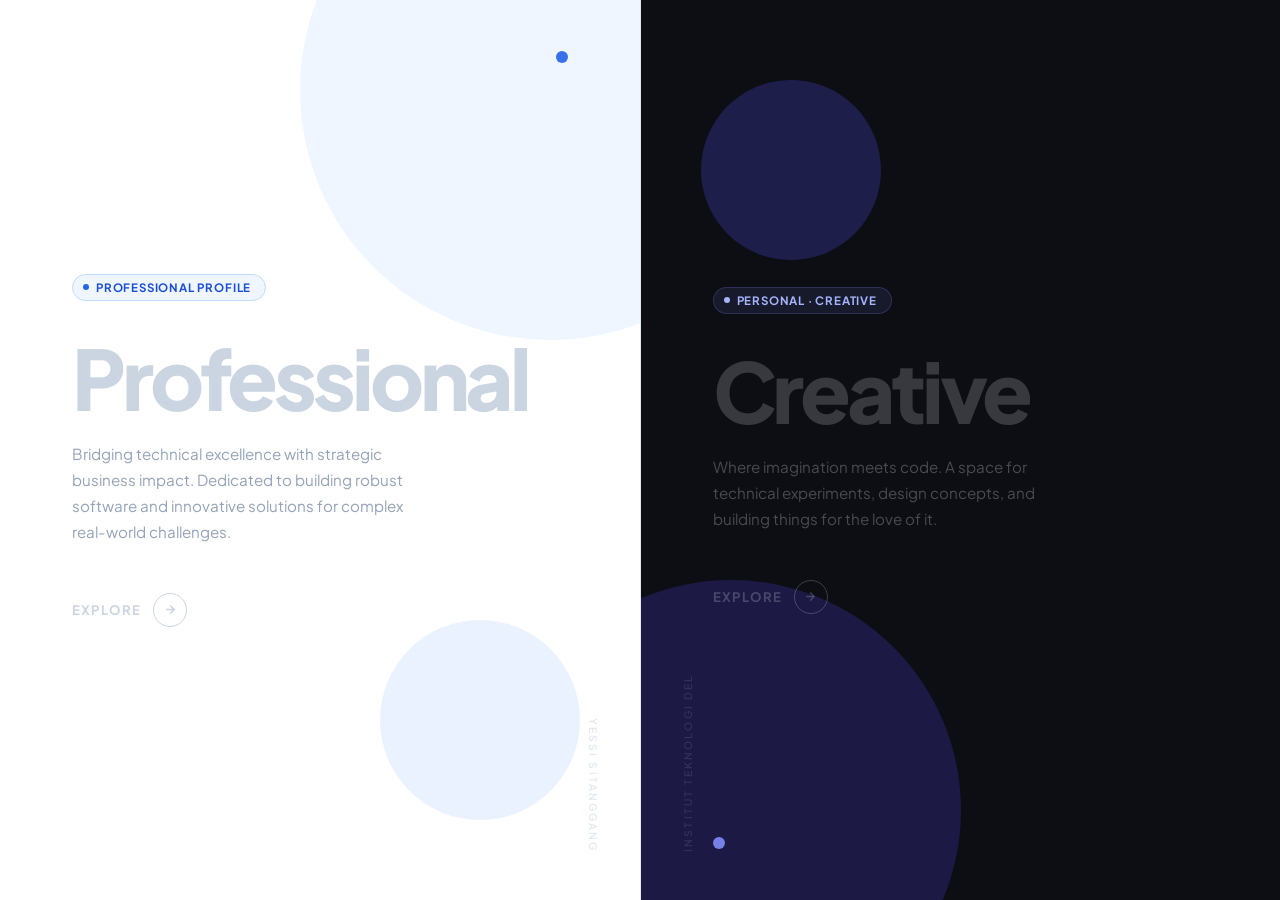
<file: index.html>
<!DOCTYPE html>
<html lang="id">
<head>
    <meta charset="UTF-8">
    <meta name="viewport" content="width=device-width, initial-scale=1.0">
    <title>Yessi Sitanggang</title>
    <link href="https://fonts.googleapis.com/css2?family=Plus+Jakarta+Sans:wght@300;400;500;600;700;800&display=swap" rel="stylesheet">
    <style>
        * { box-sizing: border-box; margin: 0; padding: 0; }

        html, body {
            width: 100%; height: 100dvh;
            overflow: hidden;
            font-family: 'Plus Jakarta Sans', sans-serif;
        }

        /* ─── LAYOUT ─── */
        .container {
            display: flex;
            width: 100vw;
            height: 100dvh;
        }

        .side {
            flex: 1;
            position: relative;
            display: flex;
            align-items: center;
            justify-content: flex-start;
            padding: 5rem 4.5rem;
            overflow: hidden;
            text-decoration: none;
            transition: flex 0.7s cubic-bezier(0.22, 1, 0.36, 1);
            cursor: pointer;
        }

        .side:hover { flex: 1.4; }

        /* ─── LEFT: WHITE / PROFESSIONAL ─── */
        .side-pro {
            background: #ffffff;
            border-right: 1px solid #e2e8f0;
        }

        /* ─── RIGHT: NEAR-BLACK / CREATIVE ─── */
        .side-cre {
            background: #0c0e14;
        }

        /* ─── DECORATIVE SHAPES (subtle geometry) ─── */
        .shape {
            position: absolute;
            border-radius: 50%;
            pointer-events: none;
            transition: transform 0.9s cubic-bezier(0.22, 1, 0.36, 1), opacity 0.7s ease;
            z-index: 0;
        }

        /* Pro shapes — blue/slate tones on white */
        .pro-circle-1 {
            width: 500px; height: 500px;
            background: #eff6ff;
            top: -160px; right: -160px;
            opacity: 0.9;
        }
        .pro-circle-2 {
            width: 200px; height: 200px;
            background: #dbeafe;
            bottom: 80px; right: 60px;
            opacity: 0.6;
        }
        .pro-dot {
            width: 12px; height: 12px;
            background: #2563eb;
            top: 3.2rem; right: 4.5rem;
            border-radius: 50%;
            opacity: 0.9;
        }

        .side-pro:hover .pro-circle-1 { transform: scale(1.12) translate(20px, -20px); }
        .side-pro:hover .pro-circle-2 { transform: scale(1.3); opacity: 1; }

        /* Creative shapes — indigo/violet tones on dark */
        .cre-circle-1 {
            width: 460px; height: 460px;
            background: #1e1b4b;
            bottom: -140px; left: -140px;
            opacity: 0.9;
        }
        .cre-circle-2 {
            width: 180px; height: 180px;
            background: #312e81;
            top: 80px; left: 60px;
            opacity: 0.5;
        }
        .cre-dot {
            width: 12px; height: 12px;
            background: #818cf8;
            bottom: 3.2rem; left: 4.5rem;
            border-radius: 50%;
            opacity: 0.9;
        }

        .side-cre:hover .cre-circle-1 { transform: scale(1.12) translate(-20px, 20px); }
        .side-cre:hover .cre-circle-2 { transform: scale(1.3); opacity: 0.8; }

        /* ─── CONTENT ─── */
        .content {
            position: relative;
            z-index: 2;
        }

        /* BADGE */
        .badge {
            display: inline-flex;
            align-items: center;
            gap: 7px;
            padding: 5px 14px 5px 10px;
            border-radius: 999px;
            font-size: 0.72rem;
            font-weight: 700;
            letter-spacing: 0.07em;
            text-transform: uppercase;
            margin-bottom: 2.2rem;
            transition: all 0.5s ease;
        }

        .badge-pro {
            background: #eff6ff;
            color: #1d4ed8;
            border: 1px solid #bfdbfe;
        }
        .side-pro:hover .badge-pro {
            background: #2563eb;
            color: #ffffff;
            border-color: #2563eb;
        }

        .badge-cre {
            background: rgba(129,140,248,0.1);
            color: #a5b4fc;
            border: 1px solid rgba(129,140,248,0.2);
        }
        .side-cre:hover .badge-cre {
            background: #6366f1;
            color: #ffffff;
            border-color: #6366f1;
        }

        .badge-pulse {
            width: 6px; height: 6px;
            border-radius: 50%;
            animation: pulse 2s infinite;
        }
        .badge-pro .badge-pulse { background: #2563eb; }
        .side-pro:hover .badge-pro .badge-pulse { background: #fff; }
        .badge-cre .badge-pulse { background: #a5b4fc; }
        .side-cre:hover .badge-cre .badge-pulse { background: #fff; }

        @keyframes pulse {
            0%, 100% { opacity: 1; transform: scale(1); }
            50% { opacity: 0.5; transform: scale(0.75); }
        }

        /* TITLE */
        .title {
            font-size: clamp(3.8rem, 6.5vw, 6rem);
            font-weight: 800;
            letter-spacing: -0.05em;
            line-height: 1;
            margin-bottom: 1.4rem;
            transition: all 0.7s cubic-bezier(0.22, 1, 0.36, 1);
        }

        .title-pro { color: #cbd5e1; }
        .side-pro:hover .title-pro {
            color: #0f172a;
        }

        .title-cre { color: rgba(255,255,255,0.18); }
        .side-cre:hover .title-cre {
            color: #ffffff;
        }

        /* DESC */
        .desc {
            font-size: 0.95rem;
            line-height: 1.7;
            margin-bottom: 3rem;
            max-width: 340px;
            font-weight: 400;
            transition: color 0.5s ease;
        }

        .desc-pro { color: #94a3b8; }
        .side-pro:hover .desc-pro { color: #475569; }

        .desc-cre { color: rgba(255,255,255,0.25); }
        .side-cre:hover .desc-cre { color: rgba(255,255,255,0.65); }

        /* CTA */
        .cta {
            display: inline-flex;
            align-items: center;
            gap: 12px;
            font-size: 0.82rem;
            font-weight: 700;
            letter-spacing: 0.08em;
            text-transform: uppercase;
            transition: all 0.5s ease;
        }

        .cta-pro { color: #cbd5e1; }
        .side-pro:hover .cta-pro { color: #2563eb; }

        .cta-cre { color: rgba(255,255,255,0.2); }
        .side-cre:hover .cta-cre { color: #a5b4fc; }

        .cta-icon {
            width: 34px; height: 34px;
            border-radius: 50%;
            border: 1.5px solid currentColor;
            display: flex; align-items: center; justify-content: center;
            transition: transform 0.5s cubic-bezier(0.22, 1, 0.36, 1), background 0.4s ease;
        }

        .side-pro:hover .cta-pro .cta-icon {
            transform: translateX(8px);
            background: #2563eb;
            border-color: #2563eb;
            color: #fff;
        }
        .side-cre:hover .cta-cre .cta-icon {
            transform: translateX(8px);
            background: #6366f1;
            border-color: #6366f1;
            color: #fff;
        }

        /* ─── DIM OPPOSITE SIDE ─── */
        .container:has(.side-pro:hover) .side-cre {
            opacity: 0.3;
            filter: grayscale(60%);
            transition: opacity 0.7s ease, filter 0.7s ease;
        }
        .container:has(.side-cre:hover) .side-pro {
            opacity: 0.3;
            filter: grayscale(60%);
            transition: opacity 0.7s ease, filter 0.7s ease;
        }

        /* ─── CENTER MARKER ─── */
        .center-mark {
            position: fixed;
            left: 50%;
            top: 50%;
            transform: translate(-50%, -50%);
            z-index: 10;
            pointer-events: none;
        }

        .center-badge {
            width: 42px; height: 42px;
            border-radius: 50%;
            background: #ffffff;
            border: 1px solid #e2e8f0;
            box-shadow: 0 2px 12px rgba(0,0,0,0.1);
            display: flex; align-items: center; justify-content: center;
            font-size: 0.58rem;
            font-weight: 800;
            letter-spacing: 0.05em;
            color: #334155;
        }

        /* ─── VERTICAL NAME ─── */
        .vertical-name {
            position: absolute;
            bottom: 3rem;
            font-size: 0.65rem;
            font-weight: 600;
            letter-spacing: 0.2em;
            text-transform: uppercase;
            writing-mode: vertical-rl;
            transition: opacity 0.5s ease;
            z-index: 2;
        }

        .vname-pro { right: 2.5rem; color: #e2e8f0; }
        .side-pro:hover .vname-pro { color: #94a3b8; }

        .vname-cre { left: 2.5rem; color: rgba(255,255,255,0.1); writing-mode: vertical-lr; transform: rotate(180deg); }
        .side-cre:hover .vname-cre { color: rgba(255,255,255,0.25); }

        /* ─── RESPONSIVE ─── */
        @media (max-width: 680px) {
            html, body { overflow-y: auto; }
            .container { flex-direction: column; height: auto; }
            .side { flex: none !important; min-height: 52dvh; justify-content: flex-start; padding: 3rem 2.5rem; }
            .center-mark { display: none; }
            .vertical-name { display: none; }
            .title { font-size: 3.5rem; }
            .container:has(.side-pro:hover) .side-cre,
            .container:has(.side-cre:hover) .side-pro { opacity: 1; filter: none; }
        }
    </style>
</head>
<body>

<div class="container">

    <!-- LEFT: PROFESSIONAL -->
    <a href="professional.html" class="side side-pro">
        <div class="shape pro-circle-1"></div>
        <div class="shape pro-circle-2"></div>
        <div class="shape pro-dot"></div>

        <div class="content">
            <div class="badge badge-pro">
                <span class="badge-pulse"></span>
                PROFESSIONAL PROFILE
            </div>
            <h1 class="title title-pro">Professional</h1>
            <p class="desc desc-pro">Bridging technical excellence with strategic business impact. Dedicated to building robust software and innovative solutions for complex real-world challenges.</p>
            <div class="cta cta-pro">
                Explore
                <div class="cta-icon">
                    <svg width="13" height="13" viewBox="0 0 24 24" fill="none" stroke="currentColor" stroke-width="2.5" stroke-linecap="round" stroke-linejoin="round">
                        <path d="M5 12h14M12 5l7 7-7 7"/>
                    </svg>
                </div>
            </div>
        </div>

        <span class="vertical-name vname-pro">Yessi Sitanggang</span>
    </a>

    

    <!-- RIGHT: CREATIVE -->
    <a href="casual.html" class="side side-cre">
        <div class="shape cre-circle-1"></div>
        <div class="shape cre-circle-2"></div>
        <div class="shape cre-dot"></div>

        <div class="content">
            <div class="badge badge-cre">
                <span class="badge-pulse"></span>
                Personal · Creative
            </div>
            <h1 class="title title-cre">Creative</h1>
            <p class="desc desc-cre"> Where imagination meets code. A space for technical experiments, design concepts, and building things for the love of it.</p>
            <div class="cta cta-cre">
                Explore
                <div class="cta-icon">
                    <svg width="13" height="13" viewBox="0 0 24 24" fill="none" stroke="currentColor" stroke-width="2.5" stroke-linecap="round" stroke-linejoin="round">
                        <path d="M5 12h14M12 5l7 7-7 7"/>
                    </svg>
                </div>
            </div>
        </div>

        <span class="vertical-name vname-cre">Institut Teknologi Del</span>
    </a>

</div>
</body>
</html>
</file>
